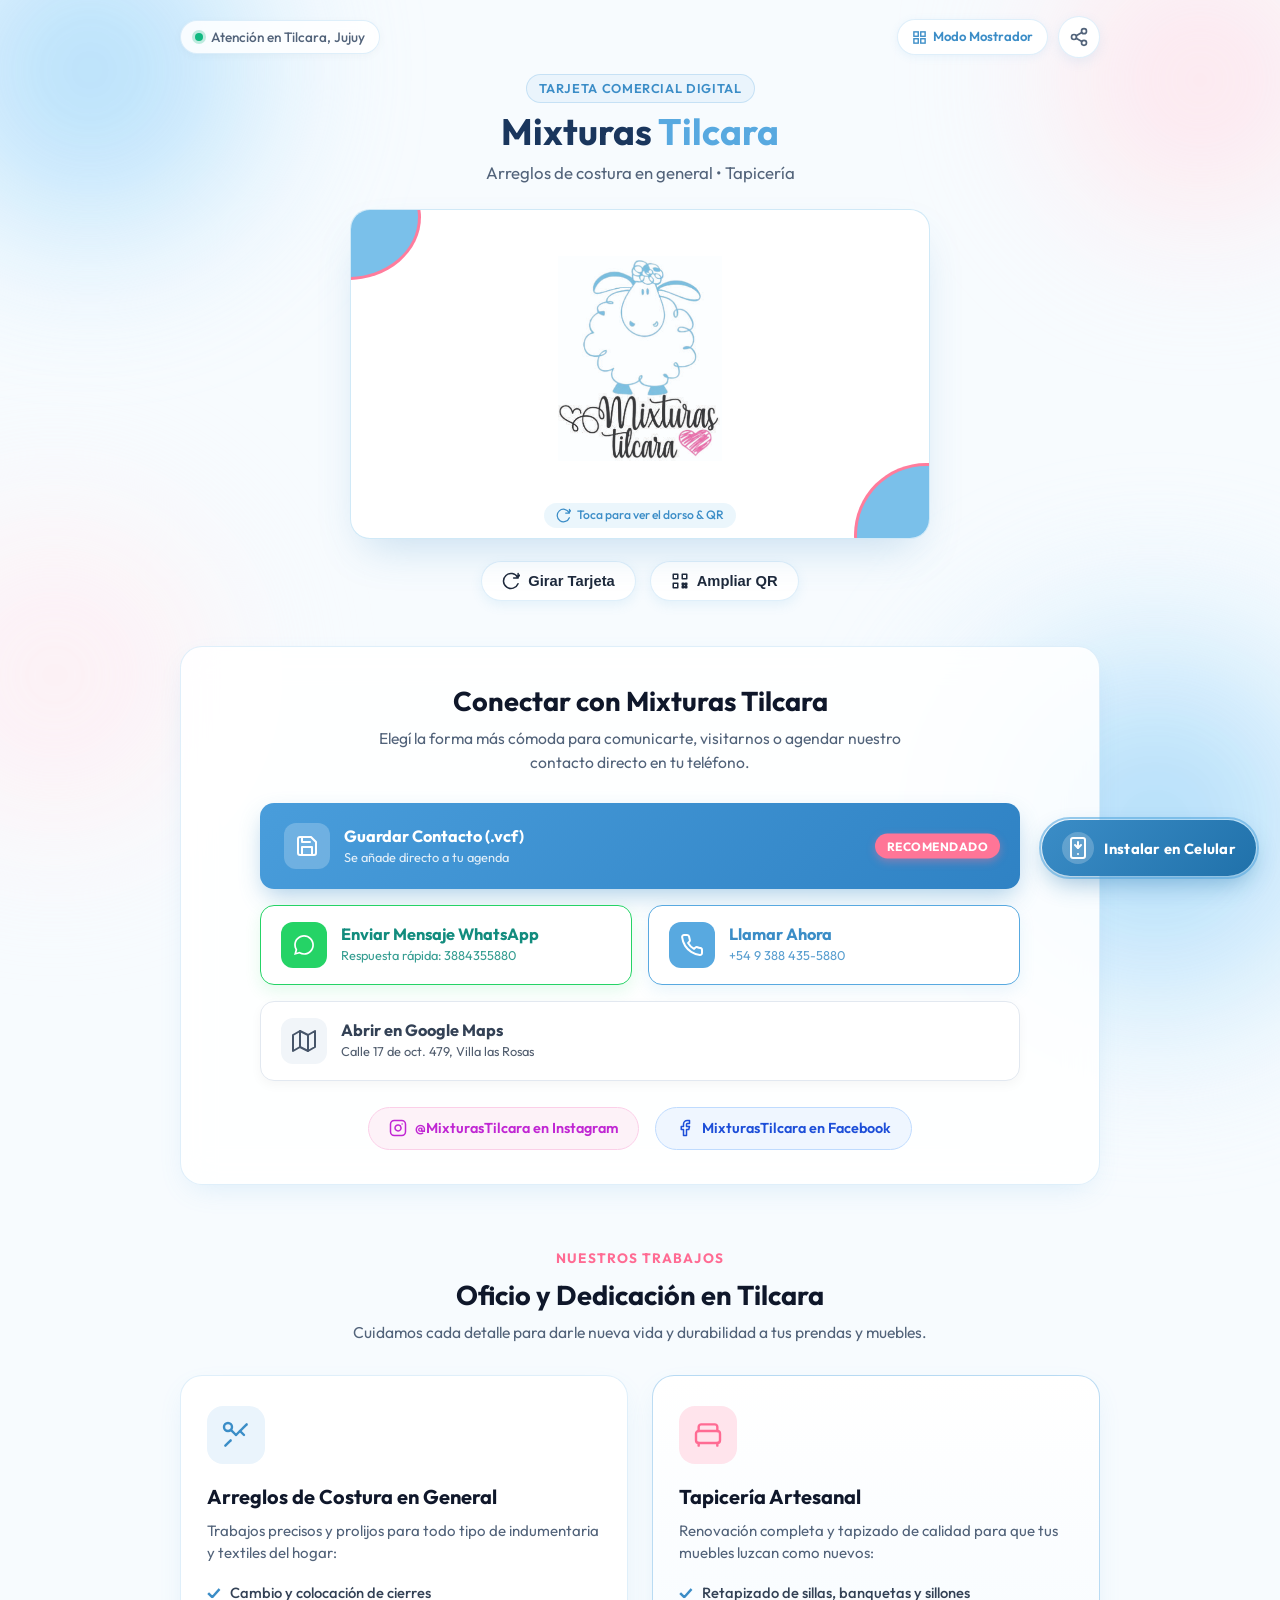
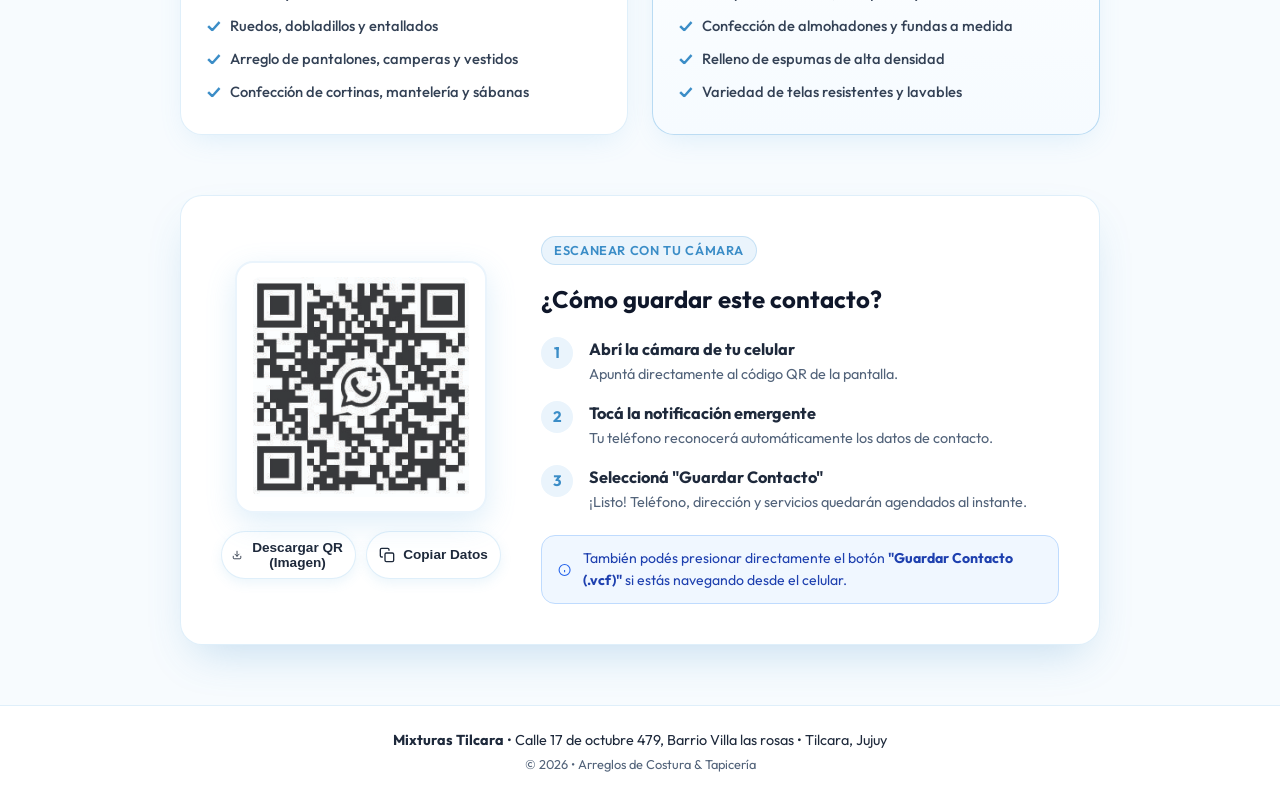
<file: index.html>
<!DOCTYPE html>
<html lang="es">
<head>
    <meta charset="UTF-8">
    <meta name="viewport" content="width=device-width, initial-scale=1.0">
    <title>Mixturas Tilcara | Arreglos de Costura & Tapicería</title>
    <meta name="description" content="Mixturas Tilcara - Arreglos de costura en general y tapicería en Tilcara, Jujuy. Guarda nuestro contacto o escanea el código QR.">
    <meta name="theme-color" content="#68b4e7">

    <!-- Open Graph / Redes Sociales -->
    <meta property="og:type" content="website">
    <meta property="og:title" content="Mixturas Tilcara | Tarjeta Digital">
    <meta property="og:description" content="Arreglos de costura en gral. y Tapicería. Escaneá o descargá nuestro contacto directo a tu teléfono.">

    <!-- Google Fonts -->
    <link rel="preconnect" href="https://fonts.googleapis.com">
    <link rel="preconnect" href="https://fonts.gstatic.com" crossorigin>
    <link href="https://fonts.googleapis.com/css2?family=Caveat:wght@600;700&family=Outfit:wght@300;400;500;600;700&family=Playfair+Display:ital,wght@0,600;1,600&display=swap" rel="stylesheet">

    <!-- PWA & Acceso directo en Celular -->
    <link rel="manifest" href="manifest.json">
    <link rel="icon" type="image/png" sizes="192x192" href="icon-192.png">
    <link rel="icon" type="image/svg+xml" href="icon.svg">
    <link rel="apple-touch-icon" href="icon-192.png">
    <meta name="mobile-web-app-capable" content="yes">
    <meta name="apple-mobile-web-app-capable" content="yes">
    <meta name="apple-mobile-web-app-status-bar-style" content="default">
    <meta name="apple-mobile-web-app-title" content="Mixturas Tilcara">

    <link rel="stylesheet" href="style.css?v=2">
</head>
<body>
    <!-- Fondo con formas orgánicas decorativas inspiradas en la tarjeta -->
    <div class="blob-bg blob-top-left"></div>
    <div class="blob-bg blob-top-right"></div>
    <div class="blob-bg blob-bottom-right"></div>
    <div class="blob-bg blob-bottom-left"></div>

    <header class="site-header">
        <div class="container header-container">
            <div class="brand-pill">
                <span class="status-indicator"></span>
                <span>Atención en Tilcara, Jujuy</span>
            </div>
            <div class="header-actions">
                <a href="trabajadores.html" class="staff-access-pill" title="Pantalla de Mostrador con QR para clientes">
                    <svg width="15" height="15" viewBox="0 0 24 24" fill="none" stroke="currentColor" stroke-width="2.2"><rect x="3" y="3" width="7" height="7"></rect><rect x="14" y="3" width="7" height="7"></rect><rect x="14" y="14" width="7" height="7"></rect><rect x="3" y="14" width="7" height="7"></rect></svg>
                    <span>Modo Mostrador</span>
                </a>
                <button id="btnShareTop" class="btn-icon" title="Compartir tarjeta" aria-label="Compartir tarjeta">
                    <svg width="20" height="20" viewBox="0 0 24 24" fill="none" stroke="currentColor" stroke-width="2" stroke-linecap="round" stroke-linejoin="round">
                        <circle cx="18" cy="5" r="3"></circle>
                        <circle cx="6" cy="12" r="3"></circle>
                        <circle cx="18" cy="19" r="3"></circle>
                        <line x1="8.59" y1="13.51" x2="15.42" y2="17.49"></line>
                        <line x1="15.41" y1="6.51" x2="8.59" y2="10.49"></line>
                    </svg>
                </button>
            </div>
        </div>
    </header>

    <main class="main-content">
        <div class="container">
            <!-- HERO & INTERACTIVE 3D CARD -->
            <section class="card-showcase-section">
                <div class="showcase-header">
                    <span class="badge">Tarjeta Comercial Digital</span>
                    <h1 class="main-title">Mixturas <span>Tilcara</span></h1>
                    <p class="subtitle">Arreglos de costura en general &bull; Tapicería</p>
                </div>

                <!-- CONTENEDOR 3D DE LA TARJETA -->
                <div class="card-scene" id="cardScene">
                    <div class="business-card" id="businessCard" role="region" aria-label="Tarjeta interactiva frente y dorso">
                        
                        <!-- CARA FRENTE -->
                        <div class="card-face card-front">
                            <div class="wave-blob wave-tl"></div>
                            <div class="wave-blob wave-br"></div>
                            
                            <div class="front-content">
                                <!-- Logo Oficial Mixturas Tilcara -->
                                <div class="card-logo-wrapper">
                                    <img src="logo_jesi.jpg" alt="Logo Oficial Mixturas Tilcara" class="card-logo-img">
                                </div>

                                <div class="flip-hint">
                                    <svg width="15" height="15" viewBox="0 0 24 24" fill="none" stroke="currentColor" stroke-width="2" stroke-linecap="round" stroke-linejoin="round"><path d="M21.5 2v6h-6M21.34 15.57a10 10 0 1 1-.57-8.38l5.67-5.67"/></svg>
                                    Toca para ver el dorso & QR
                                </div>
                            </div>
                        </div>

                        <!-- CARA DORSO -->
                        <div class="card-face card-back">
                            <div class="back-marble-overlay"></div>
                            
                            <div class="back-body">
                                <!-- QR Izquierda con marco prolijo -->
                                <div class="back-qr-col">
                                    <div class="qr-frame">
                                        <img src="qr what.jpg" alt="Código QR WhatsApp Mixturas Tilcara" class="card-qr-img">
                                    </div>
                                    <span class="qr-subtext">Escanear para WhatsApp</span>
                                </div>

                                <!-- Datos del Negocio Derecha -->
                                <div class="back-info-col">
                                    <div class="services-block">
                                        <p class="service-title">Se realizan trabajos de:</p>
                                        <ul class="service-list">
                                            <li>Arreglos de costura en gral.</li>
                                            <li>Tapicería</li>
                                        </ul>
                                    </div>

                                    <div class="contact-items">
                                        <a href="tel:+5493884355880" class="contact-row" title="Llamar">
                                            <div class="contact-icon-circle">
                                                <svg width="15" height="15" viewBox="0 0 24 24" fill="none" stroke="currentColor" stroke-width="2" stroke-linecap="round" stroke-linejoin="round"><path d="M22 16.92v3a2 2 0 0 1-2.18 2 19.79 19.79 0 0 1-8.63-3.07 19.5 19.5 0 0 1-6-6 19.79 19.79 0 0 1-3.07-8.67A2 2 0 0 1 4.11 2h3a2 2 0 0 1 2 1.72 12.84 12.84 0 0 0 .7 2.81 2 2 0 0 1-.45 2.11L8.09 9.91a16 16 0 0 0 6 6l1.27-1.27a2 2 0 0 1 2.11-.45 12.84 12.84 0 0 0 2.81.7A2 2 0 0 1 22 16.92z"></path></svg>
                                            </div>
                                            <span class="contact-text">3884355880</span>
                                        </a>

                                        <a href="https://instagram.com/MixturasTilcara" target="_blank" rel="noopener noreferrer" class="contact-row" title="Ver Instagram">
                                            <div class="contact-icon-circle">
                                                <svg width="15" height="15" viewBox="0 0 24 24" fill="none" stroke="currentColor" stroke-width="2" stroke-linecap="round" stroke-linejoin="round"><rect x="2" y="2" width="20" height="20" rx="5" ry="5"></rect><path d="M16 11.37A4 4 0 1 1 12.63 8 4 4 0 0 1 16 11.37z"></path><line x1="17.5" y1="6.5" x2="17.51" y2="6.5"></line></svg>
                                            </div>
                                            <span class="contact-text">MixturasTilcara</span>
                                        </a>

                                        <a href="https://facebook.com/MixturasTilcara" target="_blank" rel="noopener noreferrer" class="contact-row" title="Ver Facebook">
                                            <div class="contact-icon-circle">
                                                <svg width="15" height="15" viewBox="0 0 24 24" fill="none" stroke="currentColor" stroke-width="2" stroke-linecap="round" stroke-linejoin="round"><path d="M18 2h-3a5 5 0 0 0-5 5v3H7v4h3v8h4v-8h3l1-4h-4V7a1 1 0 0 1 1-1h3z"></path></svg>
                                            </div>
                                            <span class="contact-text">MixturasTilcara</span>
                                        </a>
                                    </div>
                                </div>
                            </div>

                            <!-- Barra de dirección inferior -->
                            <div class="back-footer-bar">
                                <svg width="14" height="14" viewBox="0 0 24 24" fill="none" stroke="currentColor" stroke-width="2" stroke-linecap="round" stroke-linejoin="round"><path d="M21 10c0 7-9 13-9 13s-9-6-9-13a9 9 0 0 1 18 0z"></path><circle cx="12" cy="10" r="3"></circle></svg>
                                <span>Calle 17 de octubre 479, Barrio Villa las rosas</span>
                            </div>
                        </div>

                    </div>
                </div>

                <!-- BOTONES DE INTERACCIÓN CON LA TARJETA -->
                <div class="card-controls">
                    <button id="btnFlipCard" class="btn-secondary" aria-label="Girar tarjeta 3D">
                        <svg width="18" height="18" viewBox="0 0 24 24" fill="none" stroke="currentColor" stroke-width="2" stroke-linecap="round" stroke-linejoin="round"><path d="M21.5 2v6h-6M21.34 15.57a10 10 0 1 1-.57-8.38l5.67-5.67"/></svg>
                        <span>Girar Tarjeta</span>
                    </button>
                    <button id="btnOpenQrModal" class="btn-secondary" aria-label="Ampliar código QR">
                        <svg width="18" height="18" viewBox="0 0 24 24" fill="none" stroke="currentColor" stroke-width="2" stroke-linecap="round" stroke-linejoin="round"><path d="M3 3h6v6H3zM15 3h6v6h-6zM3 15h6v6H3zM15 15h2v2h-2zM19 15h2v2h-2zM15 19h2v2h-2zM19 19h2v2h-2z"/></svg>
                        <span>Ampliar QR</span>
                    </button>
                </div>
            </section>

            <!-- ACCIONES RÁPIDAS PRINCIPALES -->
            <section class="quick-actions-section">
                <div class="actions-card-box">
                    <h2 class="section-heading">Conectar con Mixturas Tilcara</h2>
                    <p class="section-desc">Elegí la forma más cómoda para comunicarte, visitarnos o agendar nuestro contacto directo en tu teléfono.</p>

                    <div class="action-buttons-grid">
                        <!-- 1. DESCARGAR VCARD -->
                        <button id="btnDownloadVcard" class="action-btn btn-cta">
                            <div class="btn-icon-wrapper pulse-soft">
                                <svg width="24" height="24" viewBox="0 0 24 24" fill="none" stroke="currentColor" stroke-width="2" stroke-linecap="round" stroke-linejoin="round">
                                    <path d="M19 21H5a2 2 0 0 1-2-2V5a2 2 0 0 1 2-2h11l5 5v11a2 2 0 0 1-2 2z"></path>
                                    <polyline points="17 21 17 13 7 13 7 21"></polyline>
                                    <polyline points="7 3 7 8 15 8"></polyline>
                                </svg>
                            </div>
                            <div class="btn-text-block">
                                <span class="btn-label">Guardar Contacto (.vcf)</span>
                                <span class="btn-hint">Se añade directo a tu agenda</span>
                            </div>
                            <span class="btn-badge">Recomendado</span>
                        </button>

                        <!-- 2. WHATSAPP DIRECTO -->
                        <a href="https://wa.me/5493884355880?text=Hola!%20Te%20contacto%20desde%20tu%20tarjeta%20digital%20de%20Mixturas%20Tilcara." 
                           target="_blank" rel="noopener noreferrer" class="action-btn btn-whatsapp">
                            <div class="btn-icon-wrapper">
                                <svg viewBox="0 0 24 24" width="24" height="24" fill="currentColor">
                                    <path d="M12.04 2C6.58 2 2.13 6.45 2.13 11.91C2.13 13.66 2.59 15.36 3.45 16.86L2.05 22L7.3 20.62C8.75 21.41 10.38 21.83 12.04 21.83C17.5 21.83 21.95 17.38 21.95 11.92C21.95 9.27 20.92 6.78 19.05 4.91C17.18 3.03 14.69 2 12.04 2ZM12.05 20.15C10.58 20.15 9.14 19.76 7.89 19.02L7.59 18.84L4.47 19.66L5.3 16.62L5.1 16.31C4.29 15.01 3.86 13.48 3.86 11.91C3.86 7.4 7.53 3.73 12.05 3.73C14.24 3.73 16.29 4.58 17.84 6.14C19.39 7.69 20.24 9.74 20.24 11.92C20.23 16.44 16.57 20.15 12.05 20.15Z"/>
                                </svg>
                            </div>
                            <div class="btn-text-block">
                                <span class="btn-label">Enviar Mensaje WhatsApp</span>
                                <span class="btn-hint">Respuesta rápida: 3884355880</span>
                            </div>
                        </a>

                        <!-- 3. LLAMAR POR TELÉFONO -->
                        <a href="tel:+5493884355880" class="action-btn btn-call">
                            <div class="btn-icon-wrapper">
                                <svg width="24" height="24" viewBox="0 0 24 24" fill="none" stroke="currentColor" stroke-width="2" stroke-linecap="round" stroke-linejoin="round">
                                    <path d="M22 16.92v3a2 2 0 0 1-2.18 2 19.79 19.79 0 0 1-8.63-3.07 19.5 19.5 0 0 1-6-6 19.79 19.79 0 0 1-3.07-8.67A2 2 0 0 1 4.11 2h3a2 2 0 0 1 2 1.72 12.84 12.84 0 0 0 .7 2.81 2 2 0 0 1-.45 2.11L8.09 9.91a16 16 0 0 0 6 6l1.27-1.27a2 2 0 0 1 2.11-.45 12.84 12.84 0 0 0 2.81.7A2 2 0 0 1 22 16.92z"></path>
                                </svg>
                            </div>
                            <div class="btn-text-block">
                                <span class="btn-label">Llamar Ahora</span>
                                <span class="btn-hint">+54 9 388 435-5880</span>
                            </div>
                        </a>

                        <!-- 4. CÓMO LLEGAR / MAPA -->
                        <a href="https://www.google.com/maps/search/?api=1&query=Calle+17+de+octubre+479+Barrio+Villa+las+rosas+Tilcara+Jujuy" 
                           target="_blank" rel="noopener noreferrer" class="action-btn btn-maps">
                            <div class="btn-icon-wrapper">
                                <svg width="24" height="24" viewBox="0 0 24 24" fill="none" stroke="currentColor" stroke-width="2" stroke-linecap="round" stroke-linejoin="round">
                                    <polygon points="1 6 1 22 8 18 16 22 23 18 23 2 16 6 8 2 1 6"></polygon>
                                    <line x1="8" y1="2" x2="8" y2="18"></line>
                                    <line x1="16" y1="6" x2="16" y2="22"></line>
                                </svg>
                            </div>
                            <div class="btn-text-block">
                                <span class="btn-label">Abrir en Google Maps</span>
                                <span class="btn-hint">Calle 17 de oct. 479, Villa las Rosas</span>
                            </div>
                        </a>
                    </div>

                    <!-- Redes Sociales Secundarias -->
                    <div class="social-links-row">
                        <a href="https://instagram.com/MixturasTilcara" target="_blank" rel="noopener noreferrer" class="social-pill ig">
                            <svg width="18" height="18" viewBox="0 0 24 24" fill="none" stroke="currentColor" stroke-width="2" stroke-linecap="round" stroke-linejoin="round"><rect x="2" y="2" width="20" height="20" rx="5" ry="5"></rect><path d="M16 11.37A4 4 0 1 1 12.63 8 4 4 0 0 1 16 11.37z"></path><line x1="17.5" y1="6.5" x2="17.51" y2="6.5"></line></svg>
                            <span>@MixturasTilcara en Instagram</span>
                        </a>
                        <a href="https://facebook.com/MixturasTilcara" target="_blank" rel="noopener noreferrer" class="social-pill fb">
                            <svg width="18" height="18" viewBox="0 0 24 24" fill="none" stroke="currentColor" stroke-width="2" stroke-linecap="round" stroke-linejoin="round"><path d="M18 2h-3a5 5 0 0 0-5 5v3H7v4h3v8h4v-8h3l1-4h-4V7a1 1 0 0 1 1-1h3z"></path></svg>
                            <span>MixturasTilcara en Facebook</span>
                        </a>
                    </div>
                </div>
            </section>

            <!-- SECCIÓN DE SERVICIOS Y ESPECIALIDADES -->
            <section class="services-section">
                <div class="section-title-wrap">
                    <span class="section-tag">Nuestros Trabajos</span>
                    <h2 class="section-heading">Oficio y Dedicación en Tilcara</h2>
                    <p class="section-desc">Cuidamos cada detalle para darle nueva vida y durabilidad a tus prendas y muebles.</p>
                </div>

                <div class="services-grid">
                    <!-- Servicio 1: Costura -->
                    <div class="service-card">
                        <div class="service-icon-box">
                            <svg width="32" height="32" viewBox="0 0 24 24" fill="none" stroke="currentColor" stroke-width="1.8" stroke-linecap="round" stroke-linejoin="round">
                                <!-- Aguja e hilo -->
                                <circle cx="6" cy="6" r="3"></circle>
                                <path d="M8.12 8.12L12 12"></path>
                                <path d="M20 4L12 12"></path>
                                <path d="M4 20l4-4"></path>
                                <path d="M15 9l3 3"></path>
                            </svg>
                        </div>
                        <h3>Arreglos de Costura en General</h3>
                        <p>Trabajos precisos y prolijos para todo tipo de indumentaria y textiles del hogar:</p>
                        <ul class="feature-bullets">
                            <li><span class="bullet-check">✓</span> Cambio y colocación de cierres</li>
                            <li><span class="bullet-check">✓</span> Ruedos, dobladillos y entallados</li>
                            <li><span class="bullet-check">✓</span> Arreglo de pantalones, camperas y vestidos</li>
                            <li><span class="bullet-check">✓</span> Confección de cortinas, mantelería y sábanas</li>
                        </ul>
                    </div>

                    <!-- Servicio 2: Tapicería -->
                    <div class="service-card highlight-card">
                        <div class="service-icon-box highlight-icon">
                            <svg width="32" height="32" viewBox="0 0 24 24" fill="none" stroke="currentColor" stroke-width="1.8" stroke-linecap="round" stroke-linejoin="round">
                                <!-- Sillón / Tapicería -->
                                <path d="M19 9V6a2 2 0 0 0-2-2H7a2 2 0 0 0-2 2v3"></path>
                                <path d="M3 11v5a2 2 0 0 0 2 2h14a2 2 0 0 0 2-2v-5a2 2 0 0 0-2-2H5a2 2 0 0 0-2 2z"></path>
                                <path d="M5 18v2"></path>
                                <path d="M19 18v2"></path>
                            </svg>
                        </div>
                        <h3>Tapicería Artesanal</h3>
                        <p>Renovación completa y tapizado de calidad para que tus muebles luzcan como nuevos:</p>
                        <ul class="feature-bullets">
                            <li><span class="bullet-check">✓</span> Retapizado de sillas, banquetas y sillones</li>
                            <li><span class="bullet-check">✓</span> Confección de almohadones y fundas a medida</li>
                            <li><span class="bullet-check">✓</span> Relleno de espumas de alta densidad</li>
                            <li><span class="bullet-check">✓</span> Variedad de telas resistentes y lavables</li>
                        </ul>
                    </div>
                </div>
            </section>

            <!-- SECCIÓN CÓDIGO QR PARA ESCANEAR -->
            <section class="qr-dedicated-section" id="seccionQR">
                <div class="qr-box-inner">
                    <div class="qr-presentation">
                        <div class="qr-large-wrapper">
                            <img src="qr what.jpg" alt="Código QR WhatsApp Mixturas Tilcara" class="qr-target-img" id="fullQrImg">
                        </div>
                        <div class="qr-actions-row">
                            <button id="btnDownloadQrImage" class="btn-secondary btn-sm">
                                <svg width="16" height="16" viewBox="0 0 24 24" fill="none" stroke="currentColor" stroke-width="2" stroke-linecap="round" stroke-linejoin="round"><path d="M21 15v4a2 2 0 0 1-2 2H5a2 2 0 0 1-2-2v-4"></path><polyline points="7 10 12 15 17 10"></polyline><line x1="12" y1="15" x2="12" y2="3"></line></svg>
                                <span>Descargar QR (Imagen)</span>
                            </button>
                            <button id="btnCopyContactInfo" class="btn-secondary btn-sm">
                                <svg width="16" height="16" viewBox="0 0 24 24" fill="none" stroke="currentColor" stroke-width="2" stroke-linecap="round" stroke-linejoin="round"><rect x="9" y="9" width="13" height="13" rx="2" ry="2"></rect><path d="M5 15H4a2 2 0 0 1-2-2V4a2 2 0 0 1 2-2h9a2 2 0 0 1 2 2v1"></path></svg>
                                <span id="copyFeedbackText">Copiar Datos</span>
                            </button>
                        </div>
                    </div>

                    <div class="qr-instructions">
                        <span class="badge">Escanear con tu cámara</span>
                        <h3>¿Cómo guardar este contacto?</h3>
                        <ol class="steps-list">
                            <li>
                                <span class="step-num">1</span>
                                <div class="step-info">
                                    <strong>Abrí la cámara de tu celular</strong>
                                    <p>Apuntá directamente al código QR de la pantalla.</p>
                                </div>
                            </li>
                            <li>
                                <span class="step-num">2</span>
                                <div class="step-info">
                                    <strong>Tocá la notificación emergente</strong>
                                    <p>Tu teléfono reconocerá automáticamente los datos de contacto.</p>
                                </div>
                            </li>
                            <li>
                                <span class="step-num">3</span>
                                <div class="step-info">
                                    <strong>Seleccioná "Guardar Contacto"</strong>
                                    <p>¡Listo! Teléfono, dirección y servicios quedarán agendados al instante.</p>
                                </div>
                            </li>
                        </ol>

                        <div class="card-hint-notice">
                            <svg width="20" height="20" viewBox="0 0 24 24" fill="none" stroke="#2563eb" stroke-width="2"><circle cx="12" cy="12" r="10"></circle><line x1="12" y1="16" x2="12" y2="12"></line><line x1="12" y1="8" x2="12.01" y2="8"></line></svg>
                            <span>También podés presionar directamente el botón <strong>"Guardar Contacto (.vcf)"</strong> si estás navegando desde el celular.</span>
                        </div>
                    </div>
                </div>
            </section>
        </div>
    </main>

    <!-- MODAL DE QR EN PANTALLA COMPLETA -->
    <div id="qrModal" class="modal-backdrop" aria-hidden="true">
        <div class="modal-dialog">
            <button id="btnCloseModal" class="modal-close-btn" aria-label="Cerrar modal">&times;</button>
            <div class="modal-header">
                <h3>Código QR de Contacto</h3>
                <p>Mostralo a tus clientes para que lo escaneen al instante</p>
            </div>
            <div class="modal-qr-body">
                <img src="qr what.jpg" alt="Código QR WhatsApp Mixturas Tilcara" class="modal-qr-img" id="modalQrImg">
            </div>
            <div class="modal-footer">
                <button id="btnModalDownloadVcard" class="btn-cta full-width">Descargar Contacto vCard</button>
            </div>
        </div>
    </div>

    <!-- BOTÓN FLOTANTE: ACCESO DIRECTO EN CELULAR -->
    <button id="btnFloatingInstall" class="floating-install-btn" title="Descargar acceso directo en tu celular" aria-label="Descargar acceso directo en celular">
        <div class="fab-phone-icon">
            <!-- Icono Celular con flecha de descarga/acceso directo -->
            <svg width="24" height="24" viewBox="0 0 24 24" fill="none" stroke="currentColor" stroke-width="2" stroke-linecap="round" stroke-linejoin="round">
                <rect x="5" y="2" width="14" height="20" rx="2" ry="2"></rect>
                <line x1="12" y1="18" x2="12.01" y2="18"></line>
                <path d="M12 6v6"></path>
                <path d="m9 9 3 3 3-3"></path>
            </svg>
        </div>
        <span class="fab-label">Instalar en Celular</span>
        <span class="fab-pulse"></span>
    </button>

    <!-- MODAL DE INSTALACIÓN DE ACCESO DIRECTO -->
    <div id="installModal" class="modal-backdrop" aria-hidden="true">
        <div class="modal-dialog install-dialog">
            <button id="btnCloseInstallModal" class="modal-close-btn" aria-label="Cerrar modal">&times;</button>
            <div class="install-modal-header">
                <div class="app-icon-preview">
                    <img src="icon.svg" alt="Ícono Mixturas Tilcara" width="64" height="64">
                </div>
                <h3>Acceso Directo en tu Pantalla</h3>
                <p>Tené los datos y contacto de Mixturas Tilcara siempre a mano en tu celular como una app.</p>
            </div>

            <div class="install-modal-body">
                <!-- Botón de instalación nativa si el navegador lo permite -->
                <button id="btnNativeInstall" class="btn-cta full-width native-install-btn" style="display: none;">
                    <svg width="20" height="20" viewBox="0 0 24 24" fill="none" stroke="currentColor" stroke-width="2"><path d="M21 15v4a2 2 0 0 1-2 2H5a2 2 0 0 1-2-2v-4"></path><polyline points="7 10 12 15 17 10"></polyline><line x1="12" y1="15" x2="12" y2="3"></line></svg>
                    <span>Instalar Acceso Directo Ahora</span>
                </button>

                <!-- Instrucciones para iPhone / iPad (Safari) -->
                <div id="iosInstructions" class="platform-guide">
                    <div class="platform-title">
                        <span class="plat-badge">iPhone / iPad (Safari)</span>
                    </div>
                    <ol class="guide-steps">
                        <li>
                            <span class="step-circle">1</span>
                            <div>Tocá el botón <strong>Compartir</strong> en la barra de Safari (el ícono de un cuadrado con una flecha hacia arriba <svg width="15" height="15" viewBox="0 0 24 24" fill="none" stroke="currentColor" stroke-width="2" style="vertical-align: middle;"><path d="M4 12v8a2 2 0 0 0 2 2h12a2 2 0 0 0 2-2v-8"></path><polyline points="16 6 12 2 8 6"></polyline><line x1="12" y1="2" x2="12" y2="15"></line></svg>).</div>
                        </li>
                        <li>
                            <span class="step-circle">2</span>
                            <div>Buscá y presioná la opción <strong>"Agregar a pantalla de inicio"</strong>.</div>
                        </li>
                        <li>
                            <span class="step-circle">3</span>
                            <div>Tocá <strong>"Agregar"</strong> arriba a la derecha. ¡Listo! Se creará el ícono en tu pantalla.</div>
                        </li>
                    </ol>
                </div>

                <!-- Instrucciones para Android (Chrome / Samsung Internet) -->
                <div id="androidInstructions" class="platform-guide">
                    <div class="platform-title">
                        <span class="plat-badge">Android (Chrome)</span>
                    </div>
                    <ol class="guide-steps">
                        <li>
                            <span class="step-circle">1</span>
                            <div>Tocá los <strong>tres puntos</strong> (<strong style="font-size: 1.2rem;">⋮</strong>) arriba a la derecha en Chrome.</div>
                        </li>
                        <li>
                            <span class="step-circle">2</span>
                            <div>Buscá la opción <strong>"Instalar aplicación"</strong> o tocá en <strong>"Compartir..."</strong> y seleccioná <strong>"Agregar a la pantalla principal"</strong>.</div>
                        </li>
                        <li>
                            <span class="step-circle">3</span>
                            <div>Confirmá en <strong>"Instalar"</strong> o <strong>"Agregar"</strong>. ¡Listo! Tendrás el ícono de Mixturas Tilcara en tu inicio.</div>
                        </li>
                    </ol>
                </div>
            </div>

            <div class="modal-footer">
                <button id="btnDismissInstall" class="btn-secondary full-width">Entendido</button>
            </div>
        </div>
    </div>

    <!-- TOAST DE NOTIFICACIÓN -->
    <div id="toastNotification" class="toast" role="status" aria-live="polite"></div>

    <footer class="site-footer">
        <div class="container footer-content">
            <div class="footer-brand">
                <strong>Mixturas Tilcara</strong> &bull; Calle 17 de octubre 479, Barrio Villa las rosas &bull; Tilcara, Jujuy
            </div>
            <div class="footer-copy">
                &copy; <span id="currentYear"></span> &bull; Arreglos de Costura & Tapicería
            </div>
        </div>
    </footer>

    <!-- Scripts -->
    <script src="script.js?v=2"></script>
</body>
</html>
</file>
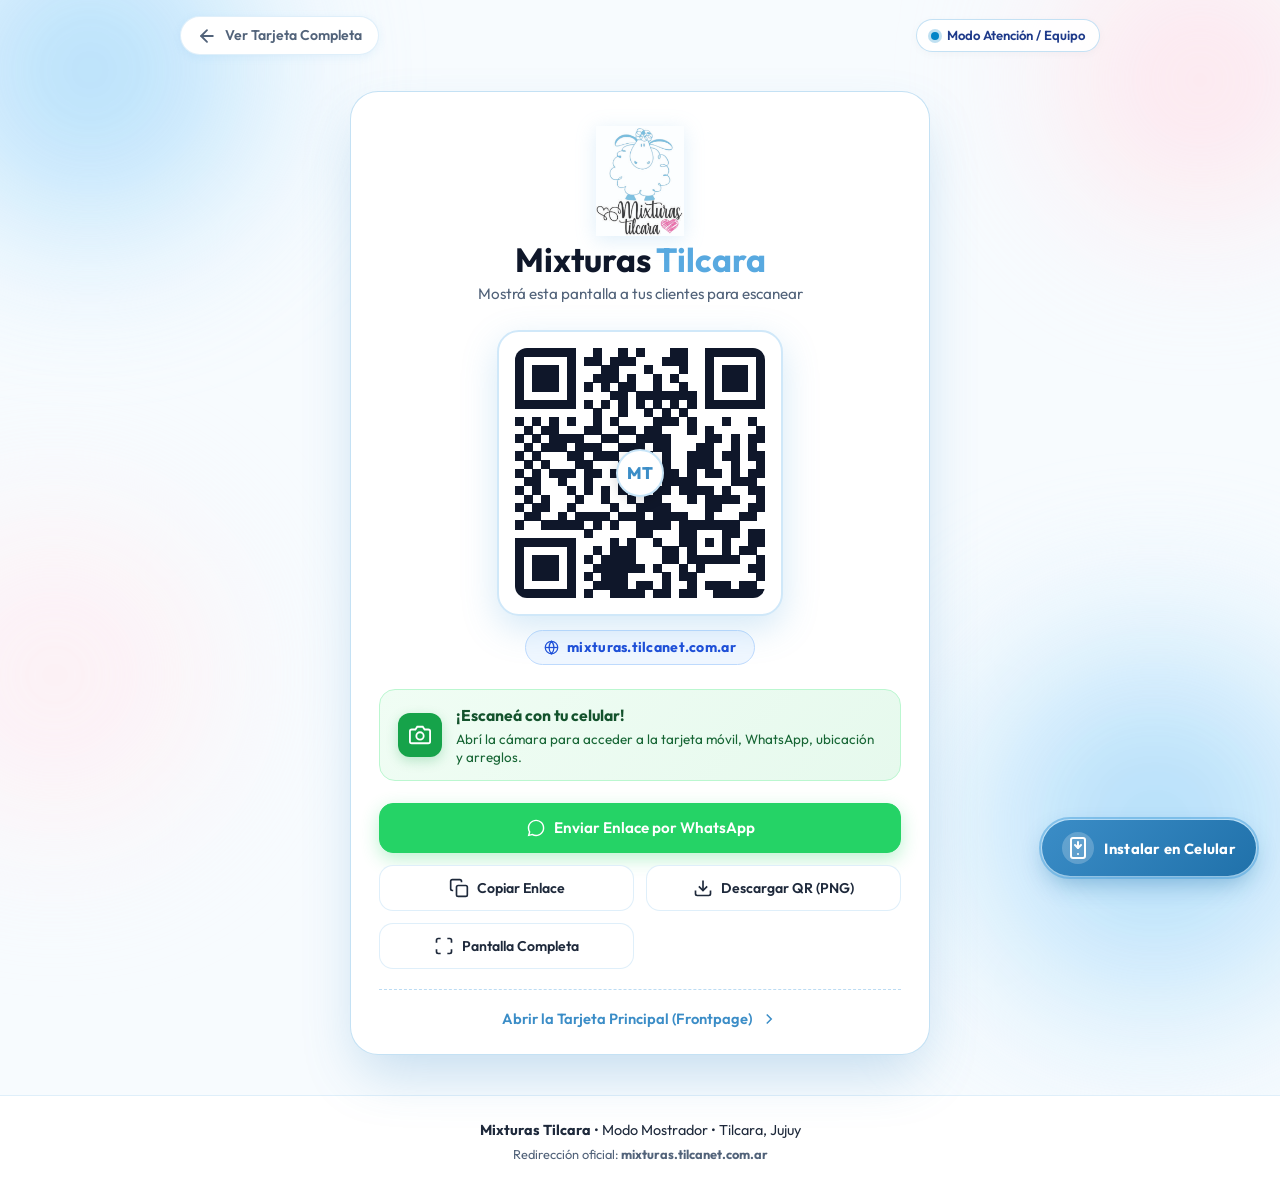
<file: trabajadores.html>
<!DOCTYPE html>
<html lang="es">
<head>
    <meta charset="UTF-8">
    <meta name="viewport" content="width=device-width, initial-scale=1.0">
    <title>Mixturas Tilcara | Pantalla para Trabajadores</title>
    <meta name="description" content="Pantalla de atención de Mixturas Tilcara para mostrar y compartir la tarjeta digital con clientes.">
    <meta name="theme-color" content="#58a9e0">

    <!-- PWA & Acceso directo en Celular -->
    <link rel="manifest" href="manifest.json">
    <link rel="icon" type="image/svg+xml" href="icon.svg">
    <link rel="apple-touch-icon" href="icon.svg">
    <meta name="mobile-web-app-capable" content="yes">
    <meta name="apple-mobile-web-app-capable" content="yes">
    <meta name="apple-mobile-web-app-status-bar-style" content="default">

    <!-- Google Fonts -->
    <link rel="preconnect" href="https://fonts.googleapis.com">
    <link rel="preconnect" href="https://fonts.gstatic.com" crossorigin>
    <link href="https://fonts.googleapis.com/css2?family=Caveat:wght@600;700&family=Outfit:wght@300;400;500;600;700&display=swap" rel="stylesheet">

    <link rel="stylesheet" href="style.css">
    <link rel="stylesheet" href="trabajadores.css">
</head>
<body class="staff-page-body">
    <!-- Fondo decorativo coherente con la marca -->
    <div class="blob-bg blob-top-left"></div>
    <div class="blob-bg blob-top-right"></div>
    <div class="blob-bg blob-bottom-right"></div>
    <div class="blob-bg blob-bottom-left"></div>

    <header class="site-header staff-header">
        <div class="container header-container">
            <a href="index.html" class="back-link" title="Volver a la tarjeta principal">
                <svg width="20" height="20" viewBox="0 0 24 24" fill="none" stroke="currentColor" stroke-width="2.2" stroke-linecap="round" stroke-linejoin="round">
                    <line x1="19" y1="12" x2="5" y2="12"></line>
                    <polyline points="12 19 5 12 12 5"></polyline>
                </svg>
                <span>Ver Tarjeta Completa</span>
            </a>
            <div class="staff-badge">
                <span class="staff-dot"></span>
                <span>Modo Atención / Equipo</span>
            </div>
        </div>
    </header>

    <main class="main-content staff-main">
        <div class="container staff-container">
            
            <section class="staff-display-card">
                <div class="staff-card-header">
                    <!-- Logo Oficial Mixturas Tilcara -->
                    <div class="staff-logo-wrapper">
                        <img src="logo_jesi.jpg" alt="Logo Mixturas Tilcara" class="staff-logo-img">
                    </div>

                    <div class="staff-title-group">
                        <h1 class="staff-brand-title">Mixturas <span>Tilcara</span></h1>
                        <p class="staff-brand-subtitle">Mostrá esta pantalla a tus clientes para escanear</p>
                    </div>
                </div>

                <!-- CÓDIGO QR GIGANTE Y CENTRADO -->
                <div class="staff-qr-box">
                    <div class="staff-qr-wrapper" id="staffQrWrapper">
                        <div id="staffQrCanvasHolder" class="staff-canvas-target"></div>
                        <div class="qr-center-badge">
                            <span class="qr-badge-text">MT</span>
                        </div>
                    </div>
                    <div class="qr-target-url">
                        <svg width="15" height="15" viewBox="0 0 24 24" fill="none" stroke="currentColor" stroke-width="2"><circle cx="12" cy="12" r="10"></circle><line x1="2" y1="12" x2="22" y2="12"></line><path d="M12 2a15.3 15.3 0 0 1 4 10 15.3 15.3 0 0 1-4 10 15.3 15.3 0 0 1-4-10 15.3 15.3 0 0 1 4-10z"></path></svg>
                        <span>mixturas.tilcanet.com.ar</span>
                    </div>
                </div>

                <!-- INSTRUCCIÓN RÁPIDA AL CLIENTE -->
                <div class="scan-instructions-banner">
                    <div class="scan-icon-pill">
                        <svg width="22" height="22" viewBox="0 0 24 24" fill="none" stroke="currentColor" stroke-width="2"><path d="M23 19a2 2 0 0 1-2 2H3a2 2 0 0 1-2-2V8a2 2 0 0 1 2-2h4l2-3h6l2 3h4a2 2 0 0 1 2 2z"></path><circle cx="12" cy="13" r="4"></circle></svg>
                    </div>
                    <div class="scan-banner-text">
                        <strong>¡Escaneá con tu celular!</strong>
                        <p>Abrí la cámara para acceder a la tarjeta móvil, WhatsApp, ubicación y arreglos.</p>
                    </div>
                </div>

                <!-- BOTONES DE ACCIÓN PARA EL TRABAJADOR -->
                <div class="staff-tools-grid">
                    <!-- 1. COMPARTIR LINK POR WHATSAPP AL CLIENTE -->
                    <button id="btnShareWhatsApp" class="staff-tool-btn btn-tool-wa">
                        <svg viewBox="0 0 24 24" width="20" height="20" fill="currentColor">
                            <path d="M12.04 2C6.58 2 2.13 6.45 2.13 11.91C2.13 13.66 2.59 15.36 3.45 16.86L2.05 22L7.3 20.62C8.75 21.41 10.38 21.83 12.04 21.83C17.5 21.83 21.95 17.38 21.95 11.92C21.95 9.27 20.92 6.78 19.05 4.91C17.18 3.03 14.69 2 12.04 2ZM12.05 20.15C10.58 20.15 9.14 19.76 7.89 19.02L7.59 18.84L4.47 19.66L5.3 16.62L5.1 16.31C4.29 15.01 3.86 13.48 3.86 11.91C3.86 7.4 7.53 3.73 12.05 3.73C14.24 3.73 16.29 4.58 17.84 6.14C19.39 7.69 20.24 9.74 20.24 11.92C20.23 16.44 16.57 20.15 12.05 20.15Z"/>
                        </svg>
                        <span>Enviar Enlace por WhatsApp</span>
                    </button>

                    <!-- 2. COPIAR ENLACE -->
                    <button id="btnCopyPageUrl" class="staff-tool-btn btn-tool-copy">
                        <svg width="20" height="20" viewBox="0 0 24 24" fill="none" stroke="currentColor" stroke-width="2"><rect x="9" y="9" width="13" height="13" rx="2" ry="2"></rect><path d="M5 15H4a2 2 0 0 1-2-2V4a2 2 0 0 1 2-2h9a2 2 0 0 1 2 2v1"></path></svg>
                        <span id="copyUrlLabel">Copiar Enlace</span>
                    </button>

                    <!-- 3. DESCARGAR QR EN IMAGEN -->
                    <button id="btnDownloadStaffQr" class="staff-tool-btn btn-tool-download">
                        <svg width="20" height="20" viewBox="0 0 24 24" fill="none" stroke="currentColor" stroke-width="2"><path d="M21 15v4a2 2 0 0 1-2 2H5a2 2 0 0 1-2-2v-4"></path><polyline points="7 10 12 15 17 10"></polyline><line x1="12" y1="15" x2="12" y2="3"></line></svg>
                        <span>Descargar QR (PNG)</span>
                    </button>

                    <!-- 4. PANTALLA COMPLETA / BRILLO -->
                    <button id="btnToggleFullscreen" class="staff-tool-btn btn-tool-fullscreen">
                        <svg width="20" height="20" viewBox="0 0 24 24" fill="none" stroke="currentColor" stroke-width="2"><path d="M8 3H5a2 2 0 0 0-2 2v3m18 0V5a2 2 0 0 0-2-2h-3m0 18h3a2 2 0 0 0 2-2v-3M3 16v3a2 2 0 0 0 2 2h3"/></svg>
                        <span id="fullscreenLabel">Pantalla Completa</span>
                    </button>
                </div>

                <!-- ENLACE DIRECTO A LA TARJETA PRINCIPAL -->
                <div class="staff-card-footer">
                    <a href="index.html" class="view-main-card-btn">
                        <span>Abrir la Tarjeta Principal (Frontpage)</span>
                        <svg width="18" height="18" viewBox="0 0 24 24" fill="none" stroke="currentColor" stroke-width="2"><polyline points="9 18 15 12 9 6"></polyline></svg>
                    </a>
                </div>
            </section>
        </div>
    </main>

    <!-- BOTÓN FLOTANTE: DESCARGAR ACCESO DIRECTO AL CELULAR -->
    <button id="btnFloatingInstall" class="floating-install-btn" title="Descargar acceso directo en tu celular" aria-label="Descargar acceso directo en celular">
        <div class="fab-phone-icon">
            <svg width="24" height="24" viewBox="0 0 24 24" fill="none" stroke="currentColor" stroke-width="2" stroke-linecap="round" stroke-linejoin="round">
                <rect x="5" y="2" width="14" height="20" rx="2" ry="2"></rect>
                <line x1="12" y1="18" x2="12.01" y2="18"></line>
                <path d="M12 6v6"></path>
                <path d="m9 9 3 3 3-3"></path>
            </svg>
        </div>
        <span class="fab-label">Instalar en Celular</span>
        <span class="fab-pulse"></span>
    </button>

    <!-- MODAL DE INSTALACIÓN PWA -->
    <div id="installModal" class="modal-backdrop" aria-hidden="true">
        <div class="modal-dialog install-dialog">
            <button id="btnCloseInstallModal" class="modal-close-btn" aria-label="Cerrar modal">&times;</button>
            <div class="install-modal-header">
                <div class="app-icon-preview">
                    <img src="icon.svg" alt="Ícono Mixturas Tilcara" width="64" height="64">
                </div>
                <h3>Acceso Directo en tu Celular</h3>
                <p>Instalá esta pantalla de mostrador para tenerla siempre lista en tu teléfono.</p>
            </div>

            <div class="install-modal-body">
                <button id="btnNativeInstall" class="btn-cta full-width native-install-btn" style="display: none;">
                    <svg width="20" height="20" viewBox="0 0 24 24" fill="none" stroke="currentColor" stroke-width="2"><path d="M21 15v4a2 2 0 0 1-2 2H5a2 2 0 0 1-2-2v-4"></path><polyline points="7 10 12 15 17 10"></polyline><line x1="12" y1="15" x2="12" y2="3"></line></svg>
                    <span>Instalar en Pantalla Principal</span>
                </button>

                <div id="iosInstructions" class="platform-guide">
                    <div class="platform-title">
                        <span class="plat-badge">iPhone / iPad (Safari)</span>
                    </div>
                    <ol class="guide-steps">
                        <li>
                            <span class="step-circle">1</span>
                            <div>Tocá el botón <strong>Compartir</strong> en la barra de Safari (<svg width="15" height="15" viewBox="0 0 24 24" fill="none" stroke="currentColor" stroke-width="2" style="vertical-align: middle;"><path d="M4 12v8a2 2 0 0 0 2 2h12a2 2 0 0 0 2-2v-8"></path><polyline points="16 6 12 2 8 6"></polyline><line x1="12" y1="2" x2="12" y2="15"></line></svg>).</div>
                        </li>
                        <li>
                            <span class="step-circle">2</span>
                            <div>Seleccioná <strong>"Agregar a pantalla de inicio"</strong>.</div>
                        </li>
                        <li>
                            <span class="step-circle">3</span>
                            <div>Tocá <strong>"Agregar"</strong> y listo.</div>
                        </li>
                    </ol>
                </div>

                <div id="androidInstructions" class="platform-guide">
                    <div class="platform-title">
                        <span class="plat-badge">Android (Chrome)</span>
                    </div>
                    <ol class="guide-steps">
                        <li>
                            <span class="step-circle">1</span>
                            <div>Tocá los <strong>tres puntos</strong> (<strong style="font-size: 1.2rem;">⋮</strong>) arriba a la derecha.</div>
                        </li>
                        <li>
                            <span class="step-circle">2</span>
                            <div>Seleccioná <strong>"Agregar a la pantalla principal"</strong> o <strong>"Instalar aplicación"</strong>.</div>
                        </li>
                        <li>
                            <span class="step-circle">3</span>
                            <div>Confirmá en <strong>"Instalar"</strong>.</div>
                        </li>
                    </ol>
                </div>
            </div>

            <div class="modal-footer">
                <button id="btnDismissInstall" class="btn-secondary full-width">Entendido</button>
            </div>
        </div>
    </div>

    <!-- TOAST NOTIFICACIÓN -->
    <div id="toastNotification" class="toast" role="status" aria-live="polite"></div>

    <footer class="site-footer staff-footer">
        <div class="container footer-content">
            <div class="footer-brand">
                <strong>Mixturas Tilcara</strong> &bull; Modo Mostrador &bull; Tilcara, Jujuy
            </div>
            <div class="footer-copy">
                Redirección oficial: <strong>mixturas.tilcanet.com.ar</strong>
            </div>
        </div>
    </footer>

    <!-- Scripts -->
    <script src="qrcode.min.js"></script>
    <script src="trabajadores.js"></script>
</body>
</html>
</file>
<file: style.css>
/* ==========================================================================
   MIXTURAS TILCARA - STYLESHEET
   Paleta: Celeste pastel (#68b4e7), Rosa suave (#ff7597), Blanco y Azul marino suave
   ========================================================================== */

:root {
    --primary-blue: #58a9e0;
    --primary-blue-dark: #3b8dc7;
    --primary-blue-light: #eaf4fc;
    --primary-blue-soft: #c8e5f8;
    
    --accent-pink: #ff6b93;
    --accent-pink-soft: #ffe4ec;
    --accent-pink-hover: #fa4f7e;

    --text-main: #1e293b;
    --text-muted: #52637a;
    --text-light: #8ca0ba;

    --bg-page: #f7fbfe;
    --card-bg: #ffffff;
    --border-color: rgba(94, 175, 230, 0.2);

    --radius-sm: 8px;
    --radius-md: 14px;
    --radius-lg: 22px;
    --radius-full: 9999px;

    --shadow-soft: 0 10px 30px -10px rgba(88, 169, 224, 0.2);
    --shadow-card: 0 20px 45px -15px rgba(59, 141, 199, 0.28);
    --shadow-hover: 0 25px 50px -12px rgba(88, 169, 224, 0.35);

    --font-heading: 'Outfit', sans-serif;
    --font-script: 'Caveat', cursive;
}

*, *::before, *::after {
    box-sizing: border-box;
    margin: 0;
    padding: 0;
}

html {
    scroll-behavior: smooth;
    -webkit-font-smoothing: antialiased;
}

body {
    font-family: var(--font-heading);
    background-color: var(--bg-page);
    color: var(--text-main);
    line-height: 1.5;
    min-height: 100vh;
    display: flex;
    flex-direction: column;
    position: relative;
    overflow-x: hidden;
}

/* Formas orgánicas de fondo (blobs) */
.blob-bg {
    position: fixed;
    border-radius: 50%;
    filter: blur(70px);
    z-index: -1;
    pointer-events: none;
    opacity: 0.65;
}

.blob-top-left {
    top: -120px;
    left: -100px;
    width: 380px;
    height: 380px;
    background: radial-gradient(circle, #78c5f5 0%, #d4eeff 70%);
}

.blob-top-right {
    top: -80px;
    right: -80px;
    width: 320px;
    height: 320px;
    background: radial-gradient(circle, #ffd0dc 0%, #fff0f4 70%);
}

.blob-bottom-right {
    bottom: -150px;
    right: -100px;
    width: 450px;
    height: 450px;
    background: radial-gradient(circle, #6fc0f3 0%, #e2f4ff 70%);
}

.blob-bottom-left {
    bottom: 50px;
    left: -120px;
    width: 350px;
    height: 350px;
    background: radial-gradient(circle, #ffe1e9 0%, #fff7f9 70%);
}

.container {
    width: 100%;
    max-width: 960px;
    margin-left: auto;
    margin-right: auto;
    padding-left: 20px;
    padding-right: 20px;
}

/* HEADER */
.site-header {
    padding: 16px 0;
}

.header-container {
    display: flex;
    justify-content: space-between;
    align-items: center;
}

.brand-pill {
    display: inline-flex;
    align-items: center;
    gap: 8px;
    background: rgba(255, 255, 255, 0.85);
    backdrop-filter: blur(10px);
    border: 1px solid var(--border-color);
    padding: 6px 14px;
    border-radius: var(--radius-full);
    font-size: 0.85rem;
    font-weight: 500;
    color: var(--text-muted);
    box-shadow: 0 2px 10px rgba(0, 0, 0, 0.03);
}

.status-indicator {
    width: 8px;
    height: 8px;
    background-color: #10b981;
    border-radius: 50%;
    box-shadow: 0 0 0 3px rgba(16, 185, 129, 0.25);
    animation: pulseGlow 2s infinite;
}

@keyframes pulseGlow {
    0%, 100% { opacity: 1; transform: scale(1); }
    50% { opacity: 0.6; transform: scale(1.15); }
}

.header-actions {
    display: flex;
    align-items: center;
    gap: 10px;
}

.staff-access-pill {
    display: inline-flex;
    align-items: center;
    gap: 6px;
    background: white;
    border: 1px solid var(--border-color);
    padding: 7px 14px;
    border-radius: var(--radius-full);
    text-decoration: none;
    color: var(--primary-blue-dark);
    font-size: 0.82rem;
    font-weight: 600;
    transition: all 0.2s ease;
    box-shadow: 0 2px 8px rgba(88, 169, 224, 0.1);
}

.staff-access-pill:hover {
    background: var(--primary-blue-light);
    border-color: var(--primary-blue);
    transform: translateY(-2px);
    box-shadow: 0 4px 12px rgba(88, 169, 224, 0.2);
}

.btn-icon {
    width: 42px;
    height: 42px;
    border-radius: 50%;
    background: white;
    border: 1px solid var(--border-color);
    color: var(--text-muted);
    display: flex;
    align-items: center;
    justify-content: center;
    cursor: pointer;
    transition: all 0.25s ease;
    box-shadow: 0 4px 12px rgba(88, 169, 224, 0.12);
}

.btn-icon:hover {
    color: var(--primary-blue-dark);
    transform: translateY(-2px);
    border-color: var(--primary-blue);
    box-shadow: 0 6px 16px rgba(88, 169, 224, 0.25);
}

/* TITULO HERO */
.showcase-header {
    text-align: center;
    margin-bottom: 24px;
}

.badge {
    display: inline-block;
    background: var(--primary-blue-light);
    color: var(--primary-blue-dark);
    font-size: 0.8rem;
    font-weight: 600;
    letter-spacing: 0.05em;
    text-transform: uppercase;
    padding: 4px 12px;
    border-radius: var(--radius-full);
    margin-bottom: 8px;
    border: 1px solid rgba(88, 169, 224, 0.25);
}

.main-title {
    font-size: 2.3rem;
    font-weight: 700;
    color: #1a365d;
    line-height: 1.15;
}

.main-title span {
    color: var(--primary-blue);
    font-weight: 700;
    position: relative;
}

.subtitle {
    font-size: 1.05rem;
    color: var(--text-muted);
    margin-top: 6px;
    font-weight: 400;
}

/* ==========================================================================
   INTERACTIVE 3D BUSINESS CARD
   ========================================================================== */
.card-scene {
    perspective: 1400px;
    margin: 0 auto;
    width: 100%;
    max-width: 580px;
    height: 330px;
}

.business-card {
    width: 100%;
    height: 100%;
    position: relative;
    transform-style: preserve-3d;
    transition: transform 0.85s cubic-bezier(0.175, 0.885, 0.32, 1.275);
    cursor: pointer;
    border-radius: 20px;
}

.business-card.is-flipped {
    transform: rotateY(180deg);
}

.card-face {
    position: absolute;
    top: 0;
    left: 0;
    width: 100%;
    height: 100%;
    border-radius: 20px;
    backface-visibility: hidden;
    -webkit-backface-visibility: hidden;
    overflow: hidden;
    box-shadow: var(--shadow-card);
    transition: box-shadow 0.3s ease;
}

.card-scene:hover .card-face {
    box-shadow: var(--shadow-hover);
}

/* FRENTE DE LA TARJETA */
.card-front {
    position: absolute;
    top: 0;
    left: 0;
    width: 100%;
    height: 100%;
    background: #ffffff;
    display: flex;
    flex-direction: column;
    justify-content: center;
    align-items: center;
    border: 1.5px solid rgba(120, 191, 232, 0.35);
    transform: rotateY(0deg);
    -webkit-backface-visibility: hidden;
    backface-visibility: hidden;
}

/* Ondas celestes y rosadas esquinas (reducidas para no invadir el logo) */
.wave-blob {
    position: absolute;
    pointer-events: none;
    z-index: 1;
}

.wave-tl {
    top: -45px;
    left: -45px;
    width: 115px;
    height: 115px;
    background: #73bde9;
    border-radius: 40% 60% 70% 30% / 40% 50% 60% 50%;
    border-bottom: 3.5px solid #ff7597;
    border-right: 3.5px solid #ff7597;
    opacity: 0.95;
}

.wave-br {
    bottom: -45px;
    right: -45px;
    width: 120px;
    height: 120px;
    background: #73bde9;
    border-radius: 60% 40% 30% 70% / 60% 30% 70% 40%;
    border-top: 3.5px solid #ff7597;
    border-left: 3.5px solid #ff7597;
    opacity: 0.95;
}

.front-content {
    position: relative;
    z-index: 2;
    text-align: center;
    display: flex;
    flex-direction: column;
    align-items: center;
    justify-content: space-between;
    height: 100%;
    width: 100%;
    padding: 14px 20px 10px;
}

.card-logo-wrapper {
    flex: 1;
    width: 100%;
    max-width: 240px;
    min-height: 0;
    display: flex;
    align-items: center;
    justify-content: center;
}

.card-logo-img {
    max-width: 100%;
    max-height: 205px;
    width: auto;
    height: auto;
    object-fit: contain;
    display: block;
}

.logo-text-group {
    display: flex;
    flex-direction: column;
    align-items: center;
}

.title-with-heart {
    display: flex;
    align-items: center;
    justify-content: center;
    gap: 8px;
}

.brand-mixturas {
    font-family: var(--font-script);
    font-size: 3.2rem;
    line-height: 0.9;
    color: #111827;
    font-weight: 700;
    letter-spacing: -0.5px;
}

.pink-heart {
    width: 32px;
    height: 32px;
    margin-top: 5px;
    animation: gentleBeat 3s ease-in-out infinite;
}

@keyframes gentleBeat {
    0%, 100% { transform: scale(1); }
    50% { transform: scale(1.12); }
}

.brand-tilcara {
    font-family: var(--font-script);
    font-size: 2.7rem;
    line-height: 0.9;
    color: #111827;
    font-weight: 700;
    margin-top: -4px;
}

.flip-hint {
    margin-top: 10px;
    display: inline-flex;
    align-items: center;
    gap: 6px;
    font-size: 0.76rem;
    color: var(--primary-blue-dark);
    background: rgba(120, 191, 232, 0.15);
    padding: 3px 12px;
    border-radius: var(--radius-full);
    font-weight: 500;
    transition: background 0.2s;
}

/* DORSO DE LA TARJETA */
.card-back {
    position: absolute;
    top: 0;
    left: 0;
    width: 100%;
    height: 100%;
    transform: rotateY(180deg);
    background: #ffffff;
    display: flex;
    flex-direction: column;
    justify-content: space-between;
    border: 1.5px solid rgba(120, 191, 232, 0.4);
    -webkit-backface-visibility: hidden;
    backface-visibility: hidden;
}

/* Efecto mármol celeste claro sutil */
.back-marble-overlay {
    position: absolute;
    inset: 0;
    background: linear-gradient(135deg, rgba(230, 245, 255, 0.7) 0%, rgba(255, 255, 255, 0.95) 45%, rgba(215, 239, 255, 0.65) 100%);
    pointer-events: none;
    z-index: 1;
}

.back-body {
    position: relative;
    z-index: 2;
    padding: 24px 28px 10px 28px;
    display: grid;
    grid-template-columns: 150px 1fr;
    gap: 26px;
    align-items: center;
    flex: 1;
    min-height: 0;
}

.back-qr-col {
    display: flex;
    flex-direction: column;
    align-items: center;
    justify-content: center;
}

.qr-frame {
    width: 140px;
    height: 140px;
    background: #ffffff;
    padding: 8px;
    border-radius: 12px;
    box-shadow: 0 4px 15px rgba(0, 0, 0, 0.08);
    border: 1px solid rgba(120, 191, 232, 0.3);
    position: relative;
    display: flex;
    align-items: center;
    justify-content: center;
}

.card-qr-img {
    width: 100%;
    height: 100%;
    object-fit: contain;
    border-radius: 6px;
    display: block;
}

.qr-subtext {
    font-size: 0.72rem;
    color: var(--text-muted);
    margin-top: 6px;
    font-weight: 500;
}

/* Columna de datos en el dorso */
.back-info-col {
    display: flex;
    flex-direction: column;
    justify-content: center;
    gap: 12px;
}

.services-block {
    border-bottom: 1px dashed rgba(120, 191, 232, 0.5);
    padding-bottom: 8px;
}

.service-title {
    font-size: 0.98rem;
    font-weight: 700;
    color: #0f172a;
    margin-bottom: 2px;
}

.service-list {
    list-style: none;
    font-size: 0.9rem;
    color: #334155;
    font-weight: 500;
}

.service-list li {
    position: relative;
    padding-left: 14px;
    margin-top: 2px;
}

.service-list li::before {
    content: "•";
    position: absolute;
    left: 0;
    color: var(--primary-blue);
    font-size: 1.2rem;
    line-height: 0.9;
}

.contact-items {
    display: flex;
    flex-direction: column;
    gap: 6px;
}

.contact-row {
    display: inline-flex;
    align-items: center;
    gap: 10px;
    text-decoration: none;
    color: #1e293b;
    font-size: 0.9rem;
    font-weight: 500;
    transition: transform 0.2s, color 0.2s;
}

.contact-row:hover {
    color: var(--primary-blue-dark);
    transform: translateX(3px);
}

.contact-icon-circle {
    width: 26px;
    height: 26px;
    border-radius: 50%;
    background: rgba(120, 191, 232, 0.2);
    display: flex;
    align-items: center;
    justify-content: center;
    color: #2b7cb6;
    flex-shrink: 0;
}

/* Barra inferior del dorso */
.back-footer-bar {
    position: relative;
    z-index: 2;
    height: 44px;
    background: #73bde9;
    color: #ffffff;
    display: flex;
    align-items: center;
    justify-content: center;
    gap: 8px;
    font-size: 0.82rem;
    font-weight: 500;
    padding: 0 16px;
    text-align: center;
    letter-spacing: 0.02em;
}

/* CONTROLES DE LA TARJETA */
.card-controls {
    display: flex;
    justify-content: center;
    gap: 14px;
    margin-top: 22px;
}

.btn-secondary {
    display: inline-flex;
    align-items: center;
    gap: 8px;
    background: white;
    color: #1e293b;
    border: 1px solid var(--border-color);
    padding: 10px 20px;
    border-radius: var(--radius-full);
    font-size: 0.92rem;
    font-weight: 600;
    cursor: pointer;
    transition: all 0.25s ease;
    box-shadow: 0 4px 12px rgba(88, 169, 224, 0.12);
}

.btn-secondary:hover {
    background: var(--primary-blue-light);
    color: var(--primary-blue-dark);
    border-color: var(--primary-blue);
    transform: translateY(-2px);
    box-shadow: 0 6px 16px rgba(88, 169, 224, 0.2);
}

.btn-sm {
    padding: 8px 16px;
    font-size: 0.85rem;
}

/* ==========================================================================
   SECCIÓN DE ACCIONES RÁPIDAS (CALL TO ACTIONS)
   ========================================================================== */
.quick-actions-section {
    margin-top: 45px;
}

.actions-card-box {
    background: rgba(255, 255, 255, 0.88);
    backdrop-filter: blur(16px);
    border: 1px solid var(--border-color);
    border-radius: var(--radius-lg);
    padding: 34px 28px;
    box-shadow: var(--shadow-soft);
    text-align: center;
}

.section-heading {
    font-size: 1.7rem;
    color: #0f172a;
    font-weight: 700;
    margin-bottom: 6px;
}

.section-desc {
    color: var(--text-muted);
    font-size: 0.98rem;
    max-width: 580px;
    margin: 0 auto 28px;
}

.action-buttons-grid {
    display: grid;
    grid-template-columns: repeat(2, 1fr);
    gap: 16px;
    max-width: 760px;
    margin: 0 auto;
}

.action-btn {
    display: flex;
    align-items: center;
    gap: 14px;
    padding: 16px 20px;
    border-radius: var(--radius-md);
    text-decoration: none;
    text-align: left;
    border: none;
    cursor: pointer;
    font-family: inherit;
    transition: all 0.28s cubic-bezier(0.16, 1, 0.3, 1);
    position: relative;
    overflow: hidden;
}

.action-btn:hover {
    transform: translateY(-3px);
}

.btn-icon-wrapper {
    width: 46px;
    height: 46px;
    border-radius: 12px;
    display: flex;
    align-items: center;
    justify-content: center;
    flex-shrink: 0;
}

.btn-text-block {
    display: flex;
    flex-direction: column;
}

.btn-label {
    font-weight: 700;
    font-size: 1.02rem;
    line-height: 1.25;
}

.btn-hint {
    font-size: 0.8rem;
    opacity: 0.85;
    margin-top: 2px;
}

/* Botón 1: Descargar vCard (Hero Button) */
.btn-cta {
    grid-column: span 2;
    background: linear-gradient(135deg, #499ddb 0%, #2f82c4 100%);
    color: white;
    box-shadow: 0 10px 25px -5px rgba(59, 141, 199, 0.45);
    padding: 20px 24px;
}

.btn-cta:hover {
    background: linear-gradient(135deg, #3b8dc7 0%, #2574b5 100%);
    box-shadow: 0 15px 30px -5px rgba(59, 141, 199, 0.55);
}

.btn-cta .btn-icon-wrapper {
    background: rgba(255, 255, 255, 0.22);
}

.btn-badge {
    position: absolute;
    right: 20px;
    top: 50%;
    transform: translateY(-50%);
    background: #ff7597;
    color: white;
    font-size: 0.75rem;
    font-weight: 700;
    text-transform: uppercase;
    padding: 5px 12px;
    border-radius: var(--radius-full);
    letter-spacing: 0.04em;
    box-shadow: 0 3px 8px rgba(255, 117, 151, 0.4);
}

/* Botón 2: WhatsApp */
.btn-whatsapp {
    background: #ffffff;
    border: 1.5px solid #25d366;
    color: #128c7e;
    box-shadow: 0 6px 16px rgba(37, 211, 102, 0.12);
}

.btn-whatsapp:hover {
    background: #f0fdf4;
    box-shadow: 0 10px 22px rgba(37, 211, 102, 0.25);
}

.btn-whatsapp .btn-icon-wrapper {
    background: #25d366;
    color: white;
}

/* Botón 3: Llamar */
.btn-call {
    background: #ffffff;
    border: 1.5px solid var(--primary-blue);
    color: var(--primary-blue-dark);
    box-shadow: 0 6px 16px rgba(88, 169, 224, 0.12);
}

.btn-call:hover {
    background: var(--primary-blue-light);
    box-shadow: 0 10px 22px rgba(88, 169, 224, 0.22);
}

.btn-call .btn-icon-wrapper {
    background: var(--primary-blue);
    color: white;
}

/* Botón 4: Maps */
.btn-maps {
    grid-column: span 2;
    background: #ffffff;
    border: 1.5px solid #e2e8f0;
    color: #334155;
    box-shadow: 0 4px 12px rgba(0, 0, 0, 0.04);
}

.btn-maps:hover {
    border-color: #94a3b8;
    background: #f8fafc;
    box-shadow: 0 8px 18px rgba(0, 0, 0, 0.08);
}

.btn-maps .btn-icon-wrapper {
    background: #f1f5f9;
    color: #475569;
}

/* Social links pills */
.social-links-row {
    display: flex;
    justify-content: center;
    gap: 16px;
    margin-top: 26px;
    flex-wrap: wrap;
}

.social-pill {
    display: inline-flex;
    align-items: center;
    gap: 8px;
    padding: 10px 20px;
    border-radius: var(--radius-full);
    text-decoration: none;
    font-size: 0.9rem;
    font-weight: 600;
    transition: all 0.2s ease;
}

.social-pill.ig {
    background: #fdf2f8;
    color: #c026d3;
    border: 1px solid #fbcfe8;
}

.social-pill.ig:hover {
    background: #fce7f3;
    transform: translateY(-2px);
    box-shadow: 0 6px 14px rgba(192, 38, 211, 0.18);
}

.social-pill.fb {
    background: #eff6ff;
    color: #1d4ed8;
    border: 1px solid #bfdbfe;
}

.social-pill.fb:hover {
    background: #dbeafe;
    transform: translateY(-2px);
    box-shadow: 0 6px 14px rgba(29, 78, 216, 0.18);
}

/* ==========================================================================
   SECCIÓN DE SERVICIOS
   ========================================================================== */
.services-section {
    margin-top: 60px;
}

.section-title-wrap {
    text-align: center;
    margin-bottom: 30px;
}

.section-tag {
    display: inline-block;
    color: var(--accent-pink);
    font-weight: 700;
    font-size: 0.85rem;
    text-transform: uppercase;
    letter-spacing: 0.08em;
    margin-bottom: 6px;
}

.services-grid {
    display: grid;
    grid-template-columns: repeat(2, 1fr);
    gap: 24px;
}

.service-card {
    background: white;
    border: 1px solid var(--border-color);
    border-radius: var(--radius-lg);
    padding: 30px 26px;
    box-shadow: var(--shadow-soft);
    transition: transform 0.3s ease, box-shadow 0.3s ease;
}

.service-card:hover {
    transform: translateY(-4px);
    box-shadow: var(--shadow-card);
}

.highlight-card {
    background: linear-gradient(180deg, #ffffff 0%, #f6fbff 100%);
    border-color: rgba(88, 169, 224, 0.4);
}

.service-icon-box {
    width: 58px;
    height: 58px;
    border-radius: 16px;
    background: var(--primary-blue-light);
    color: var(--primary-blue-dark);
    display: flex;
    align-items: center;
    justify-content: center;
    margin-bottom: 18px;
}

.highlight-icon {
    background: var(--accent-pink-soft);
    color: var(--accent-pink);
}

.service-card h3 {
    font-size: 1.25rem;
    color: #0f172a;
    font-weight: 700;
    margin-bottom: 8px;
}

.service-card p {
    color: var(--text-muted);
    font-size: 0.94rem;
    margin-bottom: 16px;
}

.feature-bullets {
    list-style: none;
    display: flex;
    flex-direction: column;
    gap: 9px;
}

.feature-bullets li {
    display: flex;
    align-items: center;
    gap: 9px;
    font-size: 0.92rem;
    color: #334155;
    font-weight: 500;
}

.bullet-check {
    color: var(--primary-blue-dark);
    font-weight: 800;
    font-size: 1rem;
}

/* ==========================================================================
   SECCIÓN DEDICADA DE CÓDIGO QR
   ========================================================================== */
.qr-dedicated-section {
    margin-top: 60px;
    margin-bottom: 60px;
}

.qr-box-inner {
    background: white;
    border: 1px solid var(--border-color);
    border-radius: var(--radius-lg);
    box-shadow: var(--shadow-card);
    padding: 40px;
    display: grid;
    grid-template-columns: 280px 1fr;
    gap: 40px;
    align-items: center;
}

.qr-presentation {
    display: flex;
    flex-direction: column;
    align-items: center;
}

.qr-large-wrapper {
    position: relative;
    padding: 14px;
    background: white;
    border-radius: 18px;
    box-shadow: 0 10px 30px rgba(88, 169, 224, 0.2);
    border: 2px solid var(--primary-blue-light);
}

.qr-target-img {
    display: block;
    width: 220px;
    height: 220px;
    object-fit: contain;
    border-radius: 10px;
}

.qr-actions-row {
    display: flex;
    gap: 10px;
    margin-top: 18px;
    width: 100%;
}

.qr-actions-row button {
    flex: 1;
    justify-content: center;
    padding: 8px 10px;
}

.qr-instructions h3 {
    font-size: 1.5rem;
    color: #0f172a;
    font-weight: 700;
    margin-top: 8px;
    margin-bottom: 20px;
}

.steps-list {
    list-style: none;
    display: flex;
    flex-direction: column;
    gap: 16px;
    margin-bottom: 22px;
}

.steps-list li {
    display: flex;
    align-items: flex-start;
    gap: 16px;
}

.step-num {
    width: 32px;
    height: 32px;
    border-radius: 50%;
    background: var(--primary-blue-light);
    color: var(--primary-blue-dark);
    font-weight: 700;
    display: flex;
    align-items: center;
    justify-content: center;
    flex-shrink: 0;
    font-size: 0.95rem;
}

.step-info strong {
    display: block;
    font-size: 1.02rem;
    color: #1e293b;
    margin-bottom: 2px;
}

.step-info p {
    font-size: 0.9rem;
    color: var(--text-muted);
}

.card-hint-notice {
    display: flex;
    align-items: center;
    gap: 12px;
    background: #f0f7ff;
    border: 1px solid #bfdbfe;
    border-radius: var(--radius-md);
    padding: 12px 16px;
    font-size: 0.88rem;
    color: #1e40af;
}

/* ==========================================================================
   MODAL PARA AMPLIAR QR
   ========================================================================== */
.modal-backdrop {
    position: fixed;
    inset: 0;
    background: rgba(15, 23, 42, 0.65);
    backdrop-filter: blur(6px);
    display: flex;
    align-items: center;
    justify-content: center;
    z-index: 9999;
    opacity: 0;
    visibility: hidden;
    transition: all 0.3s ease;
    padding: 20px;
}

.modal-backdrop.is-active {
    opacity: 1;
    visibility: visible;
}

.modal-dialog {
    background: white;
    border-radius: var(--radius-lg);
    width: 100%;
    max-width: 420px;
    padding: 28px;
    text-align: center;
    position: relative;
    box-shadow: 0 25px 60px rgba(0, 0, 0, 0.3);
    transform: scale(0.92);
    transition: transform 0.3s cubic-bezier(0.175, 0.885, 0.32, 1.275);
}

.modal-backdrop.is-active .modal-dialog {
    transform: scale(1);
}

.modal-close-btn {
    position: absolute;
    top: 16px;
    right: 18px;
    background: none;
    border: none;
    font-size: 1.8rem;
    color: var(--text-light);
    cursor: pointer;
    line-height: 1;
    transition: color 0.2s;
}

.modal-close-btn:hover {
    color: var(--text-main);
}

.modal-header h3 {
    font-size: 1.35rem;
    font-weight: 700;
    color: #0f172a;
}

.modal-header p {
    font-size: 0.9rem;
    color: var(--text-muted);
    margin-top: 4px;
}

.modal-qr-body {
    display: flex;
    justify-content: center;
    margin: 22px 0;
}

.modal-qr-img {
    display: block;
    width: 260px;
    height: 260px;
    object-fit: contain;
    border-radius: 12px;
    box-shadow: 0 6px 20px rgba(0, 0, 0, 0.08);
    border: 1px solid #e2e8f0;
    padding: 8px;
    background: white;
}

.full-width {
    width: 100%;
    justify-content: center;
}

/* ==========================================================================
   TOAST NOTIFICATION
   ========================================================================== */
.toast {
    position: fixed;
    bottom: 24px;
    left: 50%;
    transform: translateX(-50%) translateY(100px);
    background: #0f172a;
    color: white;
    padding: 12px 24px;
    border-radius: var(--radius-full);
    font-size: 0.9rem;
    font-weight: 500;
    box-shadow: 0 10px 25px rgba(0, 0, 0, 0.25);
    z-index: 10000;
    opacity: 0;
    transition: all 0.35s cubic-bezier(0.16, 1, 0.3, 1);
    pointer-events: none;
}

.toast.show {
    opacity: 1;
    transform: translateX(-50%) translateY(0);
}

/* ==========================================================================
   BOTÓN FLOTANTE DE INSTALACIÓN EN CELULAR (ACCESO DIRECTO)
   ========================================================================== */
.floating-install-btn {
    position: fixed;
    bottom: 24px;
    right: 24px;
    z-index: 998;
    display: inline-flex;
    align-items: center;
    gap: 10px;
    background: linear-gradient(135deg, #3b8dc7 0%, #2071aa 100%);
    color: #ffffff;
    border: none;
    padding: 12px 20px;
    border-radius: var(--radius-full);
    font-family: inherit;
    font-size: 0.92rem;
    font-weight: 700;
    cursor: pointer;
    box-shadow: 0 10px 25px -4px rgba(32, 113, 170, 0.45);
    transition: all 0.3s cubic-bezier(0.16, 1, 0.3, 1);
}

.floating-install-btn:hover {
    transform: translateY(-4px) scale(1.02);
    box-shadow: 0 15px 30px -4px rgba(32, 113, 170, 0.6);
    background: linear-gradient(135deg, #499ddb 0%, #2b7cb6 100%);
}

.fab-phone-icon {
    width: 32px;
    height: 32px;
    border-radius: 50%;
    background: rgba(255, 255, 255, 0.22);
    display: flex;
    align-items: center;
    justify-content: center;
    flex-shrink: 0;
}

.fab-label {
    letter-spacing: 0.02em;
    white-space: nowrap;
}

/* Anillo de pulso sutil */
.fab-pulse {
    position: absolute;
    inset: -3px;
    border-radius: var(--radius-full);
    border: 2px solid rgba(88, 169, 224, 0.6);
    animation: fabPulse 2.4s infinite;
    pointer-events: none;
}

@keyframes fabPulse {
    0% { transform: scale(0.96); opacity: 0.9; }
    50% { transform: scale(1.1); opacity: 0; }
    100% { transform: scale(0.96); opacity: 0; }
}

/* ==========================================================================
   MODAL DE INSTALACIÓN DE ACCESO DIRECTO
   ========================================================================== */
.install-dialog {
    max-width: 460px;
    text-align: left;
}

.install-modal-header {
    text-align: center;
    margin-bottom: 20px;
}

.app-icon-preview {
    width: 72px;
    height: 72px;
    border-radius: 18px;
    margin: 0 auto 12px;
    overflow: hidden;
    box-shadow: 0 8px 22px rgba(88, 169, 224, 0.3);
    border: 2px solid var(--primary-blue-soft);
}

.app-icon-preview img {
    width: 100%;
    height: 100%;
    display: block;
}

.install-modal-header h3 {
    font-size: 1.35rem;
    font-weight: 700;
    color: #0f172a;
}

.install-modal-header p {
    font-size: 0.9rem;
    color: var(--text-muted);
    margin-top: 4px;
}

.native-install-btn {
    margin-bottom: 18px;
    display: flex;
    align-items: center;
    justify-content: center;
    gap: 10px;
}

.platform-guide {
    background: #f8fafc;
    border: 1px solid #e2e8f0;
    border-radius: var(--radius-md);
    padding: 16px 18px;
    margin-bottom: 14px;
}

.platform-title {
    margin-bottom: 10px;
}

.plat-badge {
    display: inline-block;
    font-size: 0.76rem;
    font-weight: 700;
    text-transform: uppercase;
    letter-spacing: 0.04em;
    background: var(--primary-blue-light);
    color: var(--primary-blue-dark);
    padding: 3px 10px;
    border-radius: var(--radius-full);
}

.guide-steps {
    list-style: none;
    display: flex;
    flex-direction: column;
    gap: 10px;
}

.guide-steps li {
    display: flex;
    align-items: flex-start;
    gap: 12px;
    font-size: 0.88rem;
    color: #334155;
    line-height: 1.38;
}

.step-circle {
    width: 22px;
    height: 22px;
    border-radius: 50%;
    background: var(--primary-blue);
    color: white;
    font-size: 0.78rem;
    font-weight: 700;
    display: flex;
    align-items: center;
    justify-content: center;
    flex-shrink: 0;
    margin-top: 1px;
}

@media (max-width: 640px) {
    .floating-install-btn {
        bottom: 16px;
        right: 16px;
        padding: 10px 16px;
        font-size: 0.86rem;
    }
    
    .fab-phone-icon {
        width: 28px;
        height: 28px;
    }
    
    .fab-phone-icon svg {
        width: 18px;
        height: 18px;
    }
}

/* ==========================================================================
   FOOTER
   ========================================================================== */
.site-footer {
    margin-top: auto;
    background: white;
    border-top: 1px solid var(--border-color);
    padding: 24px 0;
    text-align: center;
}

.footer-brand {
    font-size: 0.9rem;
    color: var(--text-main);
    margin-bottom: 4px;
}

.footer-copy {
    font-size: 0.8rem;
    color: var(--text-muted);
}

/* ==========================================================================
   RESPONSIVE DESIGN (TABLETS & MÓVILES)
   ========================================================================== */
@media (max-width: 768px) {
    .main-title {
        font-size: 1.9rem;
    }

    .card-scene {
        max-width: 100%;
        height: 290px;
    }

    .brand-mixturas {
        font-size: 2.7rem;
    }

    .brand-tilcara {
        font-size: 2.3rem;
    }

    .pink-heart {
        width: 26px;
        height: 26px;
    }

    .wave-tl {
        width: 85px;
        height: 85px;
        top: -30px;
        left: -30px;
    }

    .wave-br {
        width: 90px;
        height: 90px;
        bottom: -30px;
        right: -30px;
    }

    .card-logo-wrapper {
        max-width: 190px;
    }

    .card-logo-img {
        max-height: 180px;
    }

    .back-body {
        grid-template-columns: 120px 1fr;
        gap: 16px;
        padding: 16px 18px 8px;
    }

    .qr-frame {
        width: 115px;
        height: 115px;
    }




    .back-info-col {
        gap: 8px;
    }

    .service-title {
        font-size: 0.88rem;
    }

    .service-list {
        font-size: 0.82rem;
    }

    .contact-row {
        font-size: 0.82rem;
    }

    .contact-icon-circle {
        width: 22px;
        height: 22px;
    }

    .back-footer-bar {
        font-size: 0.74rem;
        height: 40px;
        padding: 0 10px;
    }

    .action-buttons-grid {
        grid-template-columns: 1fr;
    }

    .btn-cta, .btn-maps {
        grid-column: span 1;
    }

    .btn-badge {
        position: static;
        transform: none;
        align-self: flex-start;
        margin-top: 6px;
    }

    .btn-cta {
        flex-direction: column;
        align-items: flex-start;
        padding: 16px;
    }

    .services-grid {
        grid-template-columns: 1fr;
    }

    .qr-box-inner {
        grid-template-columns: 1fr;
        padding: 24px;
        gap: 28px;
    }

    .qr-actions-row {
        flex-direction: column;
    }
}

@media (max-width: 480px) {
    .card-scene {
        height: 275px;
    }

    .wave-tl {
        width: 70px;
        height: 70px;
        top: -24px;
        left: -24px;
    }

    .wave-br {
        width: 75px;
        height: 75px;
        bottom: -24px;
        right: -24px;
    }

    .card-logo-wrapper {
        max-width: 170px;
    }

    .card-logo-img {
        max-height: 160px;
    }

    .back-body {
        grid-template-columns: 105px 1fr;
        gap: 12px;
        padding: 14px 14px 6px;
    }

    .qr-frame {
        width: 100px;
        height: 100px;
        padding: 4px;
    }



    .back-footer-bar {
        font-size: 0.68rem;
    }
}
</file>
<file: trabajadores.css>
/* ==========================================================================
   MIXTURAS TILCARA - PANTALLA PARA TRABAJADORES (MOSTRADOR / QR CLIENTES)
   ========================================================================== */

.staff-page-body {
    min-height: 100vh;
    display: flex;
    flex-direction: column;
}

.staff-header {
    padding: 16px 0;
}

.back-link {
    display: inline-flex;
    align-items: center;
    gap: 8px;
    background: white;
    border: 1px solid var(--border-color);
    padding: 8px 16px;
    border-radius: var(--radius-full);
    text-decoration: none;
    color: var(--text-muted);
    font-size: 0.88rem;
    font-weight: 600;
    transition: all 0.2s ease;
    box-shadow: 0 2px 8px rgba(88, 169, 224, 0.1);
}

.back-link:hover {
    color: var(--primary-blue-dark);
    border-color: var(--primary-blue);
    transform: translateX(-3px);
}

.staff-badge {
    display: inline-flex;
    align-items: center;
    gap: 8px;
    background: rgba(255, 255, 255, 0.9);
    border: 1px solid rgba(88, 169, 224, 0.35);
    padding: 6px 14px;
    border-radius: var(--radius-full);
    font-size: 0.82rem;
    font-weight: 600;
    color: #1e3a8a;
    box-shadow: 0 2px 10px rgba(0, 0, 0, 0.03);
}

.staff-dot {
    width: 8px;
    height: 8px;
    border-radius: 50%;
    background: #0284c7;
    box-shadow: 0 0 0 3px rgba(2, 132, 199, 0.25);
    animation: pulseStaff 2s infinite;
}

@keyframes pulseStaff {
    0%, 100% { opacity: 1; transform: scale(1); }
    50% { opacity: 0.5; transform: scale(1.2); }
}

/* ==========================================================================
   TARJETA CENTRAL DE MOSTRADOR
   ========================================================================== */
.staff-main {
    flex: 1;
    display: flex;
    align-items: center;
    padding: 20px 0 40px;
}

.staff-container {
    max-width: 620px;
}

.staff-display-card {
    background: #ffffff;
    border-radius: 28px;
    border: 1.5px solid rgba(88, 169, 224, 0.35);
    box-shadow: 0 25px 55px -10px rgba(59, 141, 199, 0.28);
    padding: 34px 28px 24px;
    text-align: center;
    position: relative;
    overflow: hidden;
}

/* Encabezado */
.staff-card-header {
    display: flex;
    flex-direction: column;
    align-items: center;
    margin-bottom: 24px;
}

.staff-logo-wrapper {
    width: 100px;
    height: 110px;
    margin-bottom: 6px;
    display: flex;
    align-items: center;
    justify-content: center;
    filter: drop-shadow(0 4px 10px rgba(88, 169, 224, 0.2));
}

.staff-logo-img {
    max-width: 100%;
    max-height: 100%;
    object-fit: contain;
    display: block;
}

.staff-brand-title {
    font-size: 2.1rem;
    font-weight: 700;
    color: #0f172a;
    line-height: 1.1;
}

.staff-brand-title span {
    color: var(--primary-blue);
}

.staff-brand-subtitle {
    font-size: 0.95rem;
    color: var(--text-muted);
    margin-top: 4px;
}

/* ==========================================================================
   CÓDIGO QR GIGANTE
   ========================================================================== */
.staff-qr-box {
    display: flex;
    flex-direction: column;
    align-items: center;
    margin: 10px 0 24px;
}

.staff-qr-wrapper {
    position: relative;
    padding: 16px;
    background: #ffffff;
    border-radius: 22px;
    box-shadow: 0 12px 35px rgba(88, 169, 224, 0.25);
    border: 2.5px solid #d0e8f9;
    display: inline-block;
    transition: transform 0.25s ease, box-shadow 0.25s ease;
}

.staff-qr-wrapper:hover {
    transform: scale(1.02);
    box-shadow: 0 16px 40px rgba(88, 169, 224, 0.35);
}

.staff-canvas-target canvas {
    display: block;
    width: 250px !important;
    height: 250px !important;
    border-radius: 12px;
}

.qr-center-badge {
    position: absolute;
    top: 50%;
    left: 50%;
    transform: translate(-50%, -50%);
    width: 48px;
    height: 48px;
    background: #ffffff;
    border-radius: 50%;
    display: flex;
    align-items: center;
    justify-content: center;
    box-shadow: 0 4px 12px rgba(0, 0, 0, 0.16);
    border: 2px solid var(--primary-blue-soft);
}

.qr-badge-text {
    font-weight: 800;
    font-size: 1.05rem;
    color: var(--primary-blue-dark);
}

.qr-target-url {
    display: inline-flex;
    align-items: center;
    gap: 8px;
    margin-top: 14px;
    padding: 6px 18px;
    border-radius: var(--radius-full);
    background: #f0f7ff;
    border: 1px solid #bfdbfe;
    font-size: 0.88rem;
    font-weight: 700;
    color: #1d4ed8;
    letter-spacing: 0.02em;
}

/* ==========================================================================
   BANNER DE INSTRUCCIÓN AL CLIENTE
   ========================================================================== */
.scan-instructions-banner {
    background: linear-gradient(135deg, #f0fdf4 0%, #e6f9ed 100%);
    border: 1px solid #bbf7d0;
    border-radius: 16px;
    padding: 14px 18px;
    display: flex;
    align-items: center;
    gap: 14px;
    text-align: left;
    margin-bottom: 22px;
}

.scan-icon-pill {
    width: 44px;
    height: 44px;
    border-radius: 12px;
    background: #16a34a;
    color: white;
    display: flex;
    align-items: center;
    justify-content: center;
    flex-shrink: 0;
    box-shadow: 0 4px 12px rgba(22, 163, 74, 0.25);
}

.scan-banner-text strong {
    font-size: 0.98rem;
    color: #14532d;
    display: block;
}

.scan-banner-text p {
    font-size: 0.84rem;
    color: #166534;
    margin-top: 2px;
    line-height: 1.35;
}

/* ==========================================================================
   BOTONES DE HERRAMIENTAS PARA EL TRABAJADOR
   ========================================================================== */
.staff-tools-grid {
    display: grid;
    grid-template-columns: repeat(2, 1fr);
    gap: 12px;
    margin-bottom: 20px;
}

.staff-tool-btn {
    display: inline-flex;
    align-items: center;
    justify-content: center;
    gap: 8px;
    padding: 12px 14px;
    border-radius: 14px;
    font-family: inherit;
    font-size: 0.88rem;
    font-weight: 600;
    cursor: pointer;
    border: 1px solid var(--border-color);
    background: white;
    color: var(--text-main);
    transition: all 0.2s ease;
}

.staff-tool-btn:hover {
    transform: translateY(-2px);
    box-shadow: 0 6px 16px rgba(0, 0, 0, 0.08);
}

.btn-tool-wa {
    grid-column: span 2;
    background: #25d366;
    color: white;
    border-color: #25d366;
    font-size: 0.95rem;
    padding: 14px 16px;
    box-shadow: 0 6px 18px rgba(37, 211, 102, 0.3);
}

.btn-tool-wa:hover {
    background: #20ba59;
    box-shadow: 0 8px 22px rgba(37, 211, 102, 0.4);
}

.btn-tool-copy:hover {
    background: #eff6ff;
    color: #1d4ed8;
    border-color: #93c5fd;
}

.btn-tool-download:hover {
    background: #fdf2f8;
    color: #be185d;
    border-color: #fbcfe8;
}

.btn-tool-fullscreen:hover {
    background: #f8fafc;
    color: #0f172a;
    border-color: #94a3b8;
}

/* Enlace a la tarjeta principal */
.staff-card-footer {
    border-top: 1px dashed rgba(88, 169, 224, 0.4);
    padding-top: 16px;
}

.view-main-card-btn {
    display: inline-flex;
    align-items: center;
    gap: 8px;
    color: var(--primary-blue-dark);
    text-decoration: none;
    font-size: 0.92rem;
    font-weight: 600;
    transition: gap 0.2s ease, color 0.2s ease;
}

.view-main-card-btn:hover {
    color: #1e3a8a;
    gap: 12px;
}

/* Modo Pantalla Completa Mejorada */
body.is-fullscreen-mode {
    background: #ffffff;
}

body.is-fullscreen-mode .staff-display-card {
    box-shadow: none;
    border-color: transparent;
}

/* ==========================================================================
   RESPONSIVO
   ========================================================================== */
@media (max-width: 600px) {
    .staff-display-card {
        padding: 24px 18px 18px;
        border-radius: 20px;
    }

    .staff-brand-title {
        font-size: 1.8rem;
    }

    .staff-canvas-target canvas {
        width: 210px !important;
        height: 210px !important;
    }

    .staff-tools-grid {
        grid-template-columns: 1fr;
    }

    .btn-tool-wa {
        grid-column: span 1;
    }
}
</file>
